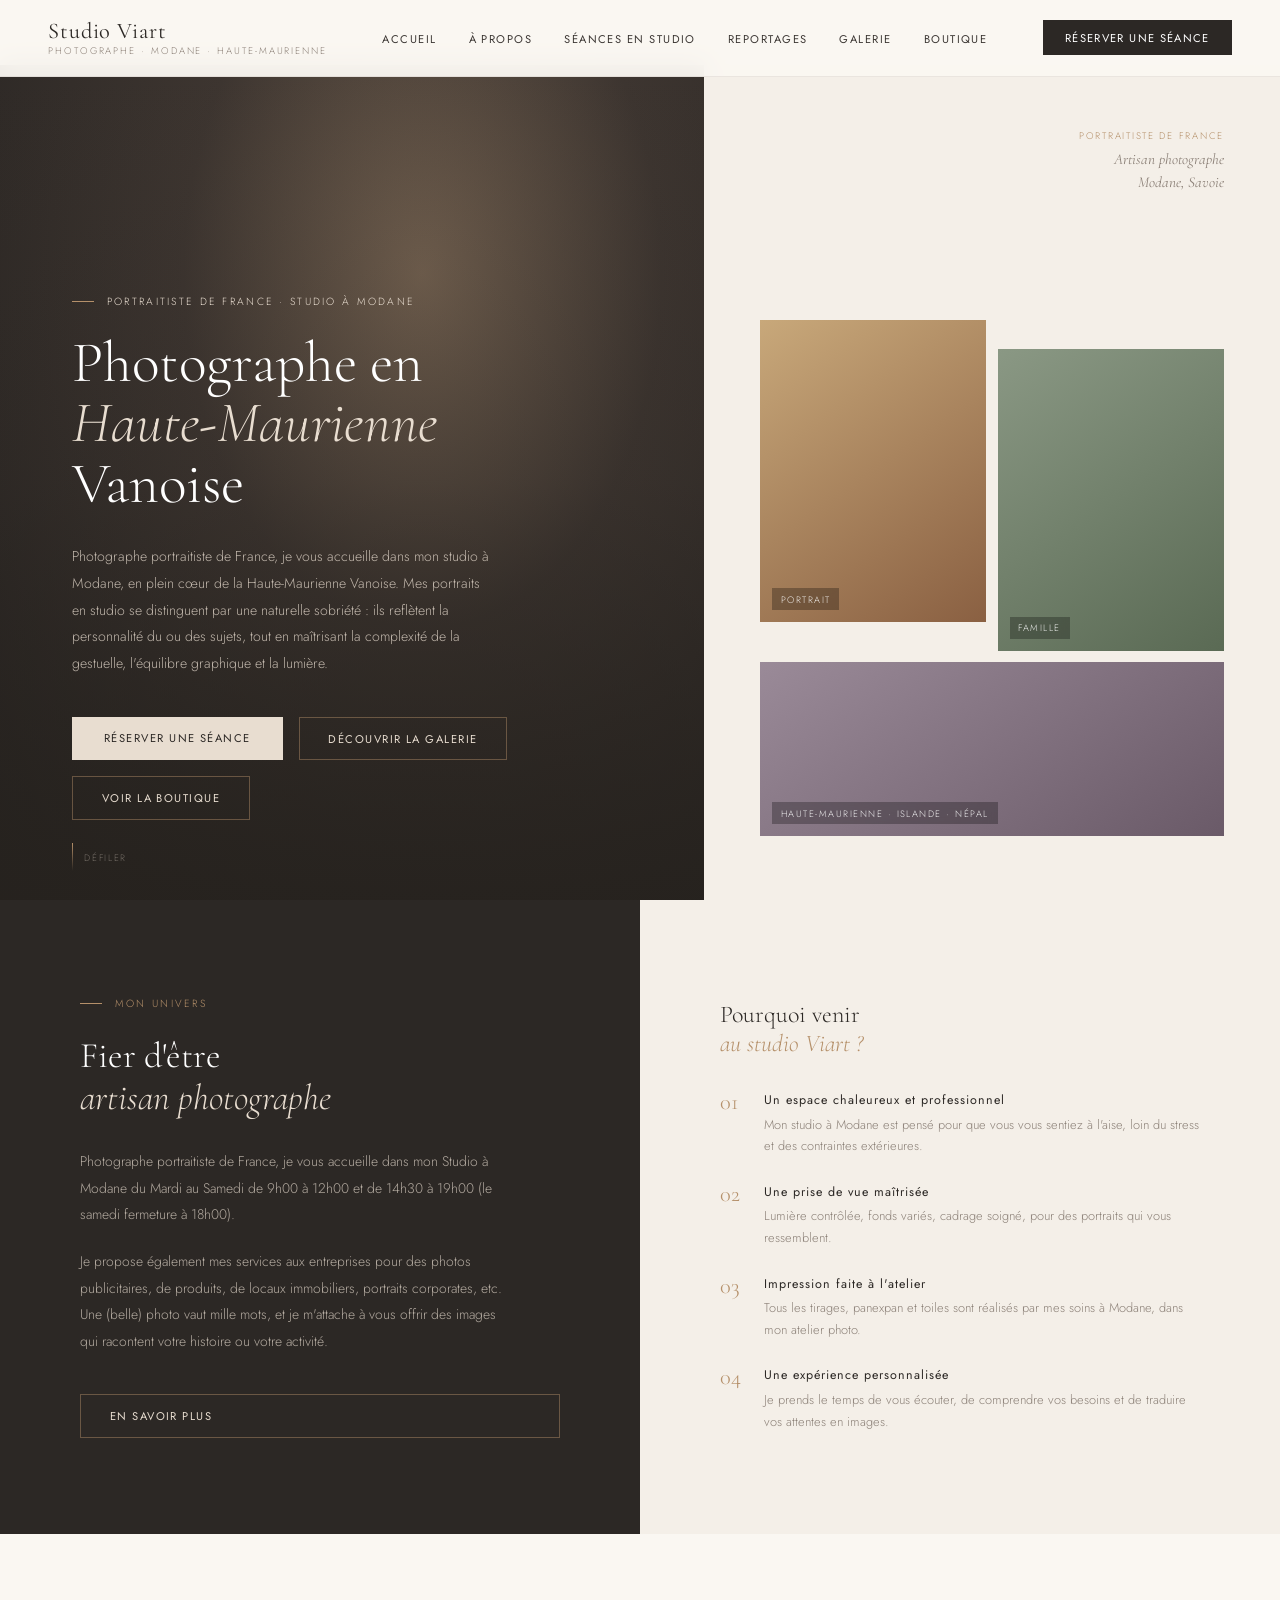
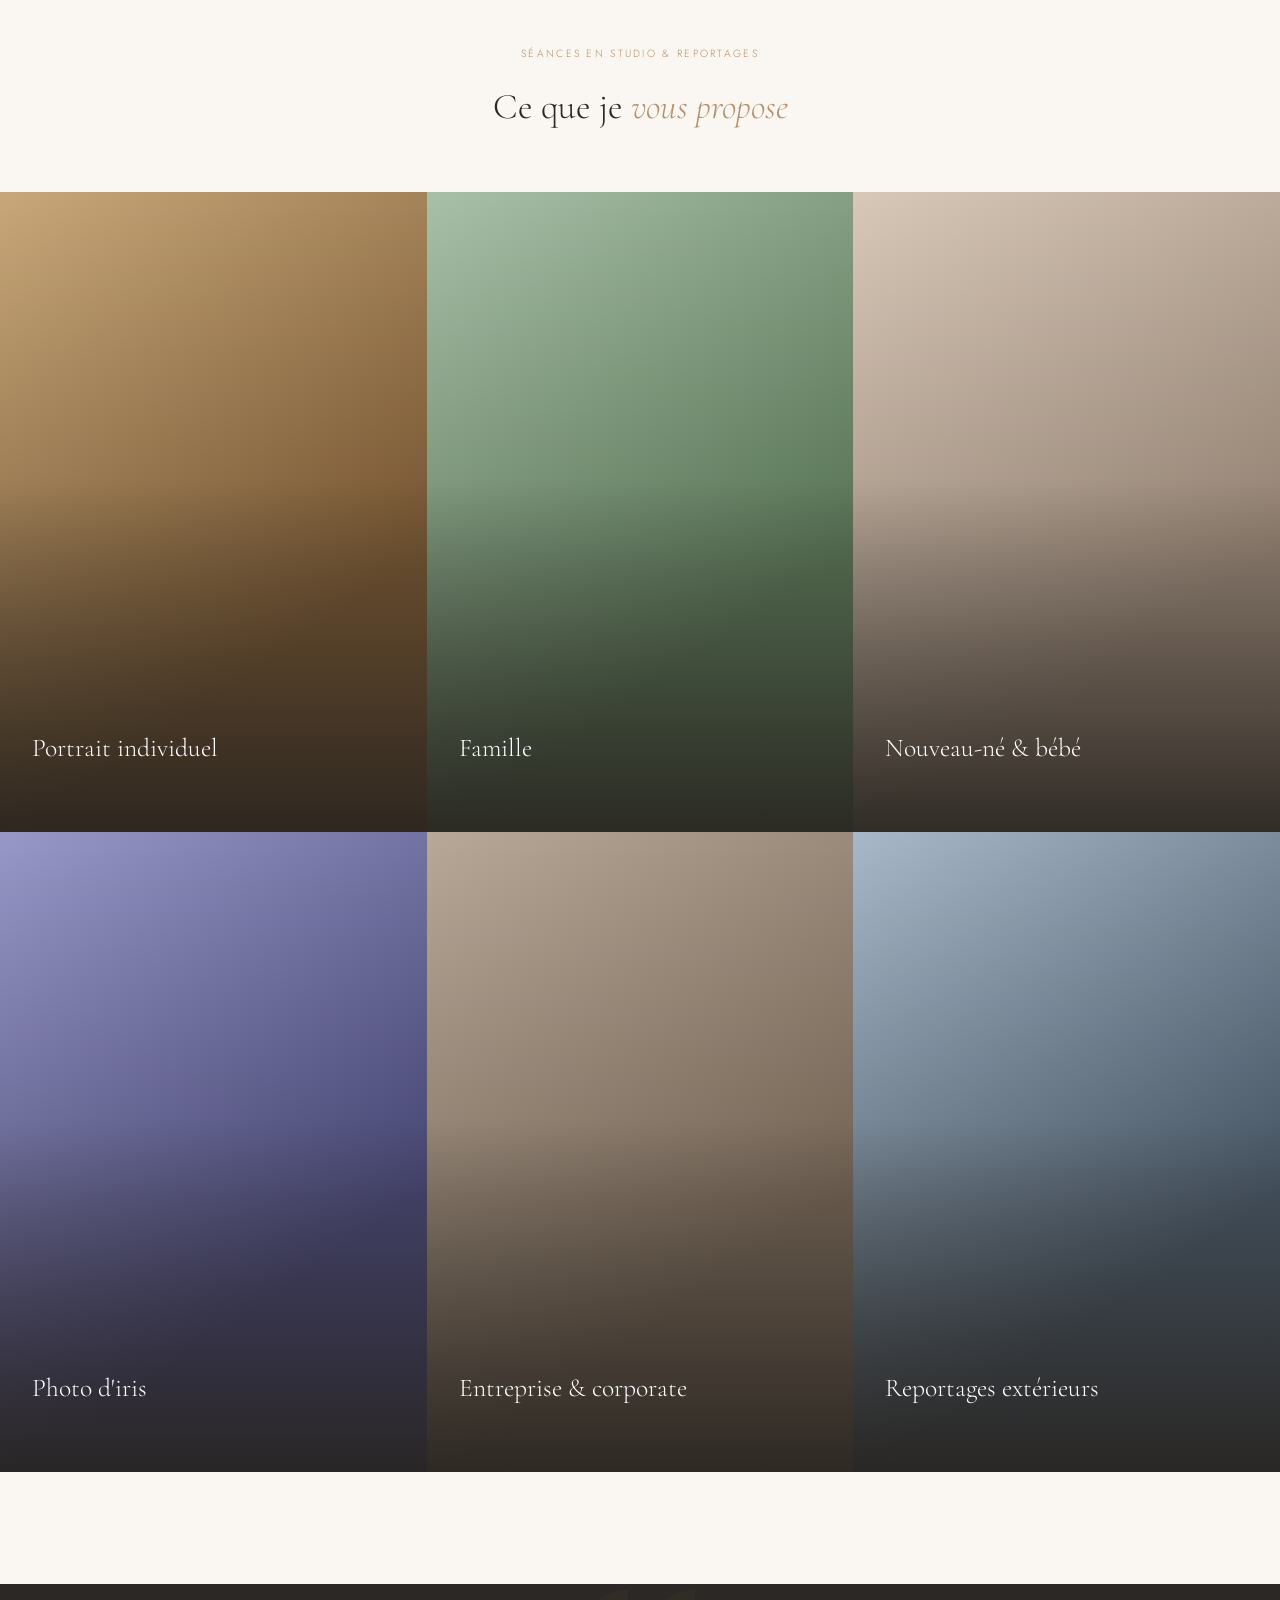
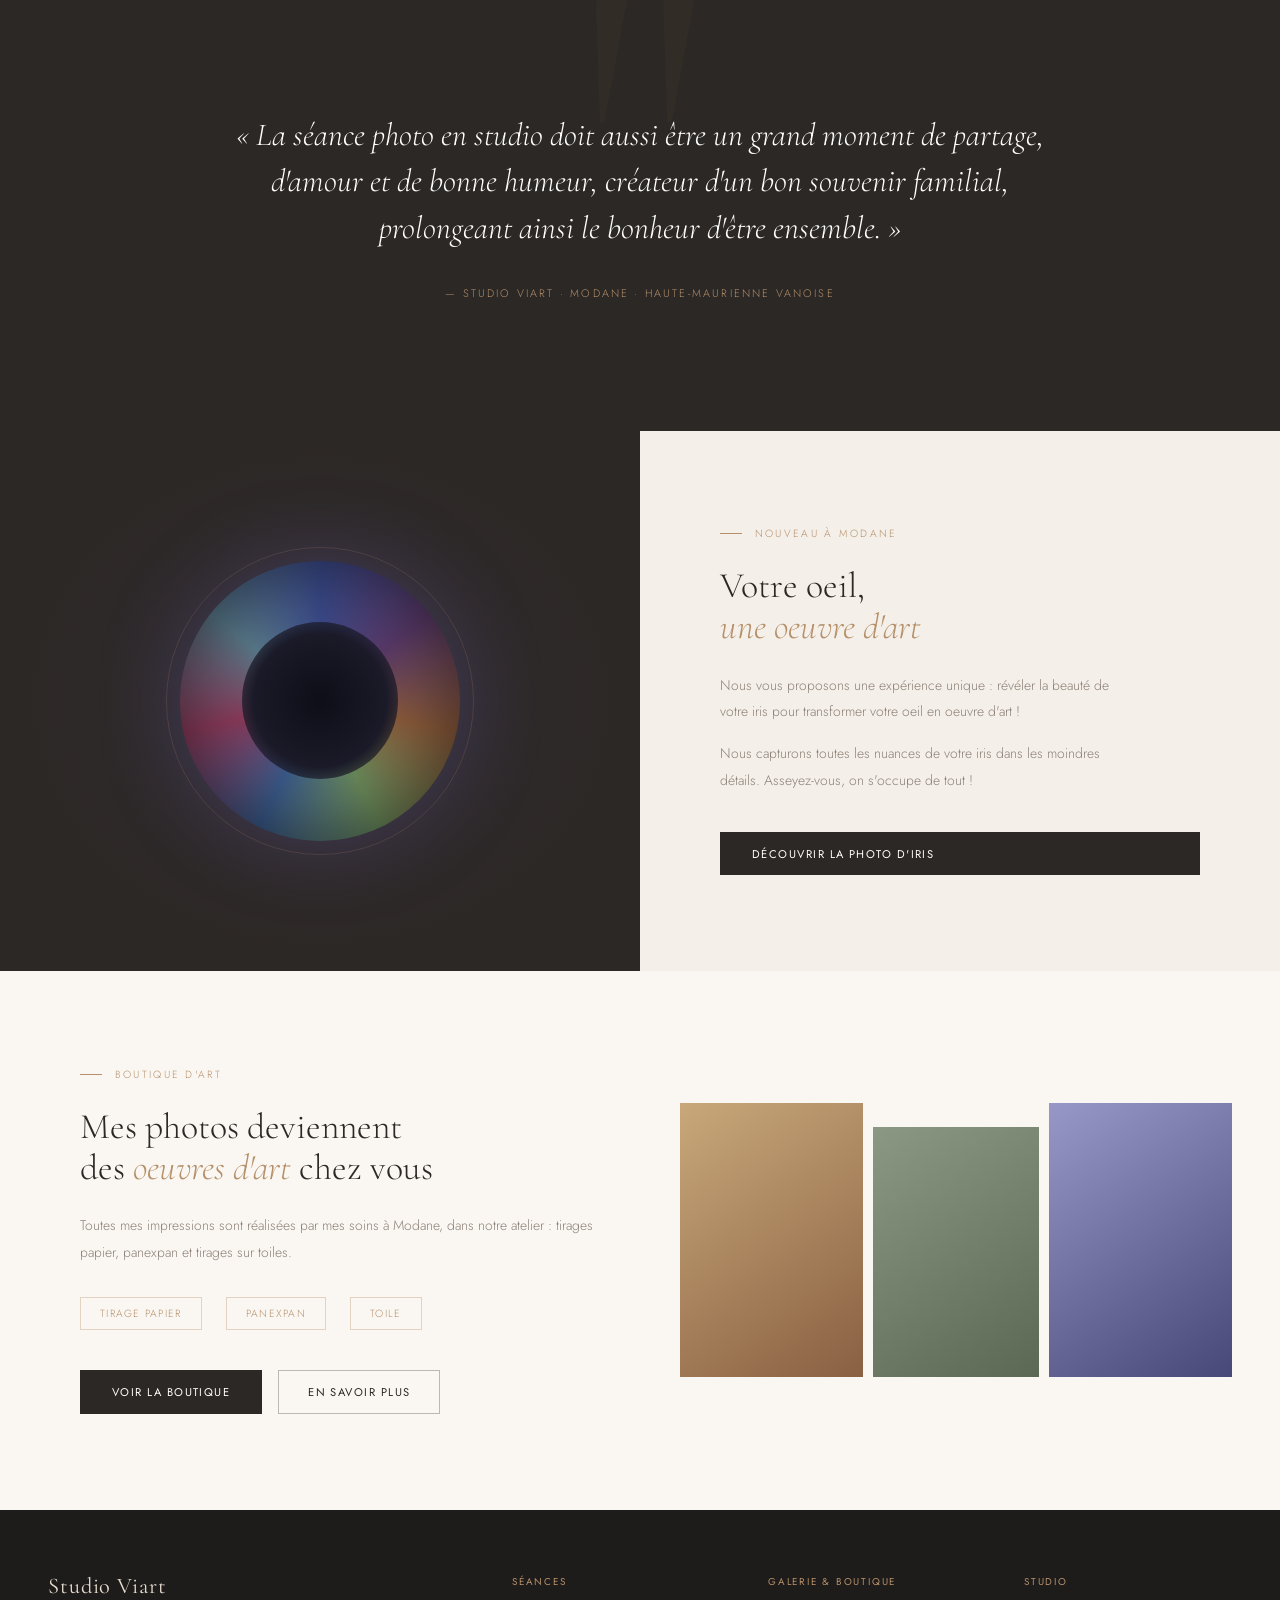
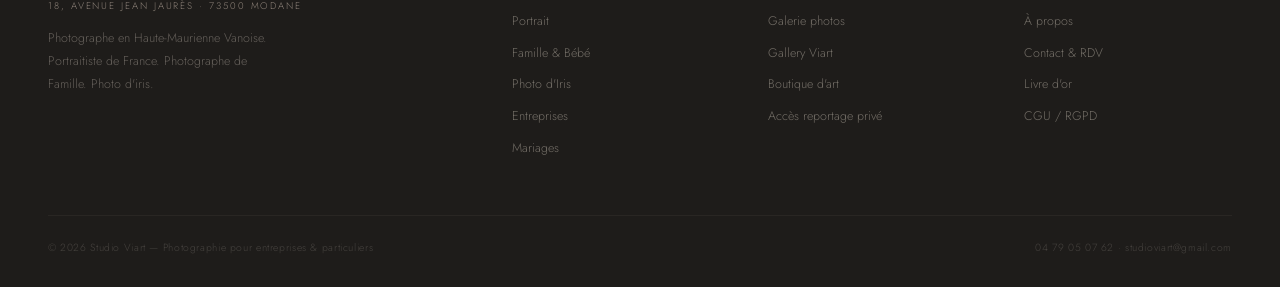
<file: studioviart-mockup (3).html>
<!DOCTYPE html>
<html lang="fr">
<head>
<meta charset="UTF-8">
<meta name="viewport" content="width=device-width, initial-scale=1.0">
<title>Studio Viart — Photographe Portraitiste · Modane</title>
<link rel="preconnect" href="https://fonts.googleapis.com">
<link href="https://fonts.googleapis.com/css2?family=Cormorant+Garamond:ital,wght@0,300;0,400;0,500;1,300;1,400&family=Jost:wght@300;400;500&display=swap" rel="stylesheet">
<style>
*, *::before, *::after { box-sizing: border-box; margin: 0; padding: 0; }

:root {
  --sand: #E8DDD0;
  --sand-light: #F4EFE8;
  --charcoal: #2C2825;
  --charcoal-soft: #3D3835;
  --stone: #8C8178;
  --cream: #FAF7F2;
  --accent: #B5906A;
  --accent-dark: #9A7855;
  --white: #FFFFFF;
  --serif: 'Cormorant Garamond', Georgia, serif;
  --sans: 'Jost', sans-serif;
}

html { scroll-behavior: smooth; }
body { font-family: var(--sans); background: var(--cream); color: var(--charcoal); overflow-x: hidden; }

/* ─── NAV ─── */
nav {
  position: fixed; top: 0; left: 0; right: 0; z-index: 200;
  display: flex; align-items: center; justify-content: space-between;
  padding: 1.2rem 3rem;
  background: rgba(250,247,242,0.95);
  backdrop-filter: blur(12px);
  border-bottom: 1px solid rgba(140,129,120,0.15);
  transition: box-shadow .3s;
}
.nav-logo {
  font-family: var(--serif); font-size: 1.4rem; font-weight: 400;
  letter-spacing: 0.04em; color: var(--charcoal); text-decoration: none; line-height: 1.1;
}
.nav-logo span {
  display: block; font-size: 0.6rem; font-family: var(--sans); font-weight: 300;
  letter-spacing: 0.2em; text-transform: uppercase; color: var(--stone); margin-top: 2px;
}
.nav-links { display: flex; gap: 2rem; list-style: none; }
.nav-links a {
  font-size: 0.7rem; font-weight: 400; letter-spacing: 0.13em; text-transform: uppercase;
  color: var(--charcoal-soft); text-decoration: none; position: relative; padding-bottom: 2px; transition: color .25s;
}
.nav-links a::after { content: ''; position: absolute; bottom: 0; left: 0; width: 0; height: 1px; background: var(--accent); transition: width .3s; }
.nav-links a:hover { color: var(--accent); }
.nav-links a:hover::after { width: 100%; }
.nav-links a.active { color: var(--accent); }
.nav-links a.active::after { width: 100%; }
.nav-cta {
  font-size: 0.7rem; font-weight: 400; letter-spacing: 0.12em; text-transform: uppercase;
  color: var(--white); background: var(--charcoal); border: none; padding: 0.6rem 1.4rem;
  text-decoration: none; transition: background .25s; cursor: pointer;
}
.nav-cta:hover { background: var(--accent-dark); }

/* ─── PAGE SYSTEM ─── */
.page { display: none; padding-top: 65px; min-height: 100vh; }
.page.active { display: block; }

/* ─── SHARED ATOMS ─── */
.eyebrow {
  font-size: 0.65rem; font-weight: 300; letter-spacing: 0.22em; text-transform: uppercase;
  color: var(--accent); display: flex; align-items: center; gap: 0.8rem; margin-bottom: 1.5rem;
}
.eyebrow::before { content: ''; display: inline-block; width: 22px; height: 1px; background: var(--accent); }
.eyebrow.center { justify-content: center; }
.eyebrow.center::before { display: none; }

.btn-sand {
  display: inline-block; font-size: 0.7rem; font-weight: 400; letter-spacing: 0.13em; text-transform: uppercase;
  color: var(--charcoal); background: var(--sand); text-decoration: none; padding: 0.85rem 2rem; transition: background .3s; cursor: pointer; border: none;
}
.btn-sand:hover { background: #d4c8b8; }
.btn-dark {
  display: inline-block; font-size: 0.7rem; font-weight: 400; letter-spacing: 0.13em; text-transform: uppercase;
  color: var(--white); background: var(--charcoal); text-decoration: none; padding: 0.85rem 2rem; transition: background .3s; cursor: pointer; border: none;
}
.btn-dark:hover { background: var(--accent-dark); }
.btn-outline {
  display: inline-block; font-size: 0.7rem; font-weight: 400; letter-spacing: 0.13em; text-transform: uppercase;
  color: var(--charcoal); border: 1px solid rgba(44,40,37,0.3); text-decoration: none; padding: 0.8rem 1.8rem; transition: all .3s; cursor: pointer; background: none;
}
.btn-outline:hover { background: var(--charcoal); color: var(--white); border-color: var(--charcoal); }
.btn-outline.light { color: var(--sand); border-color: rgba(181,144,106,0.45); }
.btn-outline.light:hover { background: var(--accent); color: var(--white); border-color: var(--accent); }

/* ─── ANIMATIONS ─── */
@keyframes fadeInUp { from { opacity: 0; transform: translateY(20px); } to { opacity: 1; transform: translateY(0); } }
@keyframes scrollPulse { 0%, 100% { opacity: 0.4; } 50% { opacity: 1; } }

/* ════════════════════════════════
   PAGE ACCUEIL
════════════════════════════════ */

/* Hero */
.hero {
  display: grid; grid-template-columns: 55% 45%;
  min-height: calc(100vh - 65px);
}
.hero-left {
  position: relative; overflow: hidden;
  background: var(--charcoal);
  display: flex; flex-direction: column; justify-content: flex-end; padding: 5rem 4.5rem;
}
.hero-bg {
  position: absolute; inset: 0;
  background: radial-gradient(ellipse at 60% 25%, #72604F 0%, #3D3530 40%, #252220 100%);
}
.hero-bg::after {
  content: ''; position: absolute; inset: 0;
  background: linear-gradient(to top, rgba(38,34,30,0.92) 0%, rgba(38,34,30,0.2) 50%, transparent 100%);
}
.hero-text { position: relative; z-index: 2; animation: fadeInUp .9s ease both; }
.hero-text .eyebrow { color: var(--sand); }
.hero-text .eyebrow::before { background: var(--accent); }
.hero-h1 {
  font-family: var(--serif); font-size: clamp(3rem, 4.5vw, 5.2rem);
  font-weight: 300; line-height: 1.05; color: var(--white); margin-bottom: 1.8rem;
  animation: fadeInUp .9s .12s ease both;
}
.hero-h1 em { font-style: italic; color: var(--sand); }
.hero-intro {
  font-size: 0.88rem; font-weight: 300; line-height: 1.9;
  color: rgba(232,221,208,0.78); max-width: 420px; margin-bottom: 2.5rem;
  animation: fadeInUp .9s .24s ease both;
}
.hero-ctas { display: flex; gap: 1rem; flex-wrap: wrap; animation: fadeInUp .9s .36s ease both; }

.hero-right {
  background: var(--sand-light);
  display: flex; flex-direction: column; padding: 4rem 3.5rem;
}
.hero-badge { align-self: flex-end; text-align: right; }
.hero-badge strong {
  display: block; font-family: var(--sans); font-size: 0.6rem; font-weight: 300;
  letter-spacing: 0.18em; text-transform: uppercase; color: var(--accent); margin-bottom: 4px;
}
.hero-badge span { font-family: var(--serif); font-style: italic; font-size: 0.95rem; color: var(--stone); }

.hero-grid { display: grid; grid-template-columns: 1fr 1fr; gap: 0.7rem; margin-top: auto; padding-top: 2.5rem; }
.hero-card {
  aspect-ratio: 3/4; position: relative; overflow: hidden;
  display: flex; align-items: flex-end; padding: 0.75rem;
}
.hero-card:nth-child(3) { grid-column: span 2; aspect-ratio: 16/6; }
.hero-card:nth-child(2) { margin-top: 1.8rem; }
.hc1 { background: linear-gradient(145deg, #C8A87A 0%, #8A6042 100%); }
.hc2 { background: linear-gradient(145deg, #8A9884 0%, #5A6A54 100%); }
.hc3 { background: linear-gradient(145deg, #9A8A98 0%, #6A5A68 100%); }
.hero-card-label {
  font-size: 0.58rem; font-weight: 300; letter-spacing: 0.16em; text-transform: uppercase;
  color: rgba(255,255,255,0.88); background: rgba(0,0,0,0.28); padding: 0.28rem 0.55rem; backdrop-filter: blur(4px);
}

.scroll-hint {
  position: absolute; bottom: 1.8rem; left: 4.5rem; z-index: 10;
  display: flex; align-items: center; gap: 0.7rem;
  font-size: 0.58rem; font-weight: 300; letter-spacing: 0.18em; text-transform: uppercase; color: rgba(232,221,208,0.4);
}
.scroll-line { width: 1px; height: 28px; background: linear-gradient(to bottom, var(--accent), transparent); animation: scrollPulse 2s ease-in-out infinite; }

/* Section À propos – accueil */
.home-about {
  display: grid; grid-template-columns: 1fr 1fr;
}
.home-about-left {
  background: var(--charcoal); padding: 6rem 5rem;
  display: flex; flex-direction: column; justify-content: center;
}
.home-about-left h2 {
  font-family: var(--serif); font-size: clamp(2rem, 2.8vw, 3.2rem);
  font-weight: 300; color: var(--white); line-height: 1.18; margin-bottom: 1.8rem;
}
.home-about-left h2 em { font-style: italic; color: var(--sand); }
.home-about-left p {
  font-size: 0.87rem; font-weight: 300; line-height: 1.9;
  color: rgba(232,221,208,0.72); margin-bottom: 1.3rem; max-width: 430px;
}
.home-about-left p:last-of-type { margin-bottom: 2.5rem; }

.home-about-right {
  background: var(--sand-light); padding: 6rem 5rem;
  display: flex; flex-direction: column; justify-content: center;
}
.home-about-right h3 {
  font-family: var(--serif); font-size: 1.5rem; font-weight: 300;
  color: var(--charcoal); margin-bottom: 2rem; line-height: 1.2;
}
.home-about-right h3 em { font-style: italic; color: var(--accent); }
.why-list { list-style: none; display: flex; flex-direction: column; gap: 1.6rem; }
.why-item { display: grid; grid-template-columns: 28px 1fr; gap: 1rem; align-items: start; }
.why-num {
  font-family: var(--serif); font-size: 1.4rem; font-weight: 300;
  color: var(--accent); line-height: 1;
}
.why-item-text h4 {
  font-size: 0.78rem; font-weight: 400; letter-spacing: 0.08em;
  color: var(--charcoal); margin-bottom: 0.3rem;
}
.why-item-text p {
  font-size: 0.8rem; font-weight: 300; line-height: 1.7; color: var(--stone);
}

/* Sections présentations séances (accueil) */
.home-seances { padding: 7rem 0; background: var(--cream); }
.home-seances-header { text-align: center; padding: 0 3rem; margin-bottom: 4rem; }
.home-seances-header h2 {
  font-family: var(--serif); font-size: clamp(2rem, 2.8vw, 3rem);
  font-weight: 300; color: var(--charcoal); margin-top: 0.8rem;
}
.home-seances-header h2 em { font-style: italic; color: var(--accent); }

.seances-grid { display: grid; grid-template-columns: repeat(3, 1fr); }
.seance-card {
  position: relative; overflow: hidden; aspect-ratio: 2/3;
  display: flex; flex-direction: column; justify-content: flex-end;
  padding: 2rem; text-decoration: none;
}
.seance-card::before {
  content: ''; position: absolute; inset: 0;
  background: linear-gradient(to top, rgba(38,34,30,0.9) 0%, rgba(38,34,30,0.05) 55%, transparent 100%);
  z-index: 1; transition: opacity .4s;
}
.seance-card:hover::before { opacity: 0.97; }
.seance-bg { position: absolute; inset: 0; transition: transform .6s ease; }
.seance-card:hover .seance-bg { transform: scale(1.05); }
.sb-portrait   { background: linear-gradient(145deg, #C8A87A 0%, #7A5832 70%); }
.sb-famille    { background: linear-gradient(145deg, #A8C0A8 0%, #5A7858 70%); }
.sb-bebe       { background: linear-gradient(145deg, #D8C8B8 0%, #9A8878 70%); }
.sb-iris       { background: linear-gradient(145deg, #9898C8 0%, #484878 70%); }
.sb-entreprise { background: linear-gradient(145deg, #B8A898 0%, #786858 70%); }
.sb-ext        { background: linear-gradient(145deg, #A8B8C8 0%, #485868 70%); }

.seance-content { position: relative; z-index: 2; }
.seance-content h3 {
  font-family: var(--serif); font-size: 1.6rem; font-weight: 300;
  color: var(--white); line-height: 1.15; margin-bottom: 0.5rem;
}
.seance-content p {
  font-size: 0.78rem; font-weight: 300; line-height: 1.7;
  color: rgba(232,221,208,0.82); max-height: 0; overflow: hidden;
  transition: max-height .4s, opacity .4s; opacity: 0;
}
.seance-card:hover .seance-content p { max-height: 100px; opacity: 1; }
.seance-arrow {
  display: inline-flex; align-items: center; gap: 0.5rem; margin-top: 0.8rem;
  font-size: 0.63rem; font-weight: 300; letter-spacing: 0.14em; text-transform: uppercase;
  color: var(--sand); opacity: 0; transition: opacity .35s;
}
.seance-card:hover .seance-arrow { opacity: 1; }
.seance-arrow::after { content: '→'; }

/* Manifesto */
.manifesto {
  padding: 8rem 3rem; background: var(--charcoal);
  text-align: center; position: relative; overflow: hidden;
}
.manifesto::before {
  content: '"'; position: absolute; top: -5rem; left: 50%; transform: translateX(-50%);
  font-family: var(--serif); font-size: 30rem; font-weight: 300;
  color: rgba(181,144,106,0.045); line-height: 1; pointer-events: none;
}
.manifesto blockquote {
  font-family: var(--serif); font-size: clamp(1.5rem, 2.5vw, 2.6rem);
  font-weight: 300; font-style: italic; color: var(--white);
  max-width: 840px; margin: 0 auto 1.8rem; line-height: 1.45;
  position: relative; z-index: 1;
}
.manifesto cite {
  font-family: var(--sans); font-size: 0.68rem; font-weight: 300;
  letter-spacing: 0.2em; text-transform: uppercase; color: var(--accent); font-style: normal;
}

/* Iris spotlight */
.iris-spotlight { display: grid; grid-template-columns: 1fr 1fr; }
.iris-visual {
  background: var(--charcoal); display: flex; align-items: center; justify-content: center;
  padding: 5rem; min-height: 60vh; position: relative; overflow: hidden;
}
.iris-visual::before {
  content: ''; position: absolute; inset: 0;
  background: radial-gradient(ellipse at center, rgba(80,70,140,0.15) 0%, transparent 70%);
}
.iris-circle {
  width: 280px; height: 280px; border-radius: 50%;
  background: conic-gradient(from 0deg, #3A4A8A, #5A3A6A, #8A5A3A, #6A8A5A, #3A5A8A, #8A3A5A, #5A7A8A, #3A4A8A);
  box-shadow: 0 0 80px rgba(90,80,140,0.45), inset 0 0 80px rgba(0,0,0,0.55);
  position: relative; flex-shrink: 0;
}
.iris-circle::before {
  content: ''; position: absolute; inset: 22%;
  background: radial-gradient(circle, #0E0E18 0%, #1A1A28 60%, transparent 100%);
  border-radius: 50%;
}
.iris-circle::after { content: ''; position: absolute; inset: -14px; border-radius: 50%; border: 1px solid rgba(181,144,106,0.18); }
.iris-text {
  padding: 5rem; background: var(--sand-light);
  display: flex; flex-direction: column; justify-content: center;
}
.iris-text h2 {
  font-family: var(--serif); font-size: clamp(2rem, 2.8vw, 3.2rem);
  font-weight: 300; color: var(--charcoal); line-height: 1.15; margin-bottom: 1.5rem;
}
.iris-text h2 em { font-style: italic; color: var(--accent); }
.iris-text p { font-size: 0.87rem; font-weight: 300; line-height: 1.9; color: var(--stone); margin-bottom: 1rem; max-width: 400px; }

/* Boutique teaser */
.boutique-teaser {
  padding: 6rem 5rem; background: var(--cream);
  display: grid; grid-template-columns: 1fr 1fr; gap: 5rem; align-items: center;
}
.boutique-teaser h2 {
  font-family: var(--serif); font-size: clamp(2rem, 2.8vw, 3rem);
  font-weight: 300; color: var(--charcoal); line-height: 1.15; margin-bottom: 1.5rem;
}
.boutique-teaser h2 em { font-style: italic; color: var(--accent); }
.boutique-teaser p { font-size: 0.87rem; font-weight: 300; line-height: 1.9; color: var(--stone); margin-bottom: 2rem; }
.boutique-formats { display: flex; gap: 1.5rem; margin-bottom: 2.5rem; }
.format-chip {
  padding: 0.5rem 1.2rem; border: 1px solid rgba(181,144,106,0.35);
  font-size: 0.65rem; font-weight: 300; letter-spacing: 0.12em; text-transform: uppercase; color: var(--accent);
}
.boutique-visual {
  display: grid; grid-template-columns: 1fr 1fr 1fr; gap: 0.6rem;
}
.bv-item { aspect-ratio: 2/3; border-radius: 0; }
.bv1 { background: linear-gradient(145deg, #C8A87A, #8A6042); }
.bv2 { background: linear-gradient(145deg, #8A9884, #5A6854); margin-top: 1.5rem; }
.bv3 { background: linear-gradient(145deg, #9898C8, #484878); }

/* ════════════════════════════════
   PAGE À PROPOS
════════════════════════════════ */
.about-hero {
  background: var(--charcoal); padding: 7rem 5rem;
  display: grid; grid-template-columns: 1fr 1fr; gap: 6rem; align-items: center;
  min-height: 55vh;
}
.about-hero h1 {
  font-family: var(--serif); font-size: clamp(2.5rem, 3.5vw, 4.5rem);
  font-weight: 300; color: var(--white); line-height: 1.1;
}
.about-hero h1 em { font-style: italic; color: var(--sand); }
.about-hero p { font-size: 0.87rem; font-weight: 300; line-height: 1.9; color: rgba(232,221,208,0.72); }
.about-hero p + p { margin-top: 1.2rem; }

.about-why { padding: 7rem 5rem; background: var(--sand-light); }
.about-why h2 {
  font-family: var(--serif); font-size: clamp(1.8rem, 2.5vw, 2.8rem);
  font-weight: 300; color: var(--charcoal); margin-bottom: 3.5rem; line-height: 1.15;
}
.about-why h2 em { font-style: italic; color: var(--accent); }
.why-grid { display: grid; grid-template-columns: repeat(2, 1fr); gap: 3rem; }
.why-card { padding: 2.5rem; background: var(--white); border-top: 2px solid var(--accent); }
.why-card h4 { font-size: 0.85rem; font-weight: 500; letter-spacing: 0.06em; color: var(--charcoal); margin-bottom: 0.8rem; }
.why-card p { font-size: 0.82rem; font-weight: 300; line-height: 1.8; color: var(--stone); }

/* ════════════════════════════════
   PAGE SÉANCES EN STUDIO
════════════════════════════════ */
.seances-hero {
  background: var(--charcoal); padding: 6rem 5rem;
  display: flex; flex-direction: column; justify-content: flex-end; min-height: 40vh;
  position: relative; overflow: hidden;
}
.seances-hero-bg {
  position: absolute; inset: 0;
  background: radial-gradient(ellipse at 70% 40%, #72604F 0%, #2C2825 60%);
}
.seances-hero-bg::after {
  content: ''; position: absolute; inset: 0;
  background: linear-gradient(to top, rgba(38,34,30,0.9) 0%, rgba(38,34,30,0.3) 60%, transparent 100%);
}
.seances-hero h1 {
  font-family: var(--serif); font-size: clamp(2.5rem, 3.5vw, 4rem);
  font-weight: 300; color: var(--white); line-height: 1.1; position: relative; z-index: 2;
}
.seances-hero h1 em { font-style: italic; color: var(--sand); }
.seances-hero p {
  font-size: 0.87rem; font-weight: 300; line-height: 1.9;
  color: rgba(232,221,208,0.72); max-width: 580px; margin-top: 1.2rem;
  position: relative; z-index: 2;
}

.seances-list { background: var(--cream); }
.seance-row {
  display: grid; grid-template-columns: 1fr 1fr;
  border-bottom: 1px solid rgba(140,129,120,0.15);
}
.seance-row:nth-child(even) { direction: rtl; }
.seance-row:nth-child(even) > * { direction: ltr; }
.seance-row-visual { position: relative; overflow: hidden; min-height: 420px; }
.seance-row-bg { position: absolute; inset: 0; transition: transform .7s ease; }
.seance-row:hover .seance-row-bg { transform: scale(1.03); }
.seance-row-text {
  padding: 4.5rem 5rem;
  display: flex; flex-direction: column; justify-content: center;
}
.seance-row-text h2 {
  font-family: var(--serif); font-size: clamp(1.8rem, 2.2vw, 2.6rem);
  font-weight: 300; color: var(--charcoal); line-height: 1.15; margin-bottom: 1.3rem;
}
.seance-row-text h2 em { font-style: italic; color: var(--accent); }
.seance-row-text p { font-size: 0.85rem; font-weight: 300; line-height: 1.9; color: var(--stone); margin-bottom: 1rem; }
.seance-details { margin: 1.5rem 0; }
.seance-detail {
  display: flex; align-items: flex-start; gap: 0.7rem;
  font-size: 0.8rem; font-weight: 300; line-height: 1.6; color: var(--charcoal-soft);
  padding: 0.6rem 0; border-bottom: 1px solid rgba(140,129,120,0.12);
}
.seance-detail:last-child { border-bottom: none; }
.seance-detail::before { content: '—'; color: var(--accent); font-family: var(--serif); flex-shrink: 0; margin-top: 1px; }

/* Expérience studio */
.experience-section { background: var(--charcoal); padding: 7rem 5rem; }
.experience-section h2 {
  font-family: var(--serif); font-size: clamp(1.8rem, 2.5vw, 2.8rem);
  font-weight: 300; color: var(--white); line-height: 1.15; margin-bottom: 3.5rem;
}
.experience-section h2 em { font-style: italic; color: var(--sand); }
.steps { display: grid; grid-template-columns: repeat(5, 1fr); gap: 2rem; }
.step { padding-top: 1.5rem; border-top: 1px solid rgba(181,144,106,0.3); }
.step-num {
  font-family: var(--serif); font-size: 2.5rem; font-weight: 300;
  color: var(--accent); line-height: 1; margin-bottom: 0.8rem;
}
.step p { font-size: 0.78rem; font-weight: 300; line-height: 1.75; color: rgba(232,221,208,0.65); }

/* Photos identité */
.identite-band {
  padding: 5rem; background: var(--sand-light);
  display: grid; grid-template-columns: 1fr 1fr; gap: 5rem; align-items: center;
}
.identite-band h2 {
  font-family: var(--serif); font-size: clamp(1.8rem, 2.2vw, 2.6rem);
  font-weight: 300; color: var(--charcoal); line-height: 1.15; margin-bottom: 1.3rem;
}
.identite-band h2 em { font-style: italic; color: var(--accent); }
.identite-band p { font-size: 0.85rem; font-weight: 300; line-height: 1.9; color: var(--stone); margin-bottom: 1.2rem; }
.id-tags { display: flex; gap: 0.7rem; flex-wrap: wrap; margin-top: 1.5rem; }
.id-tag {
  padding: 0.4rem 1rem; background: var(--charcoal);
  font-size: 0.62rem; font-weight: 300; letter-spacing: 0.12em; text-transform: uppercase; color: var(--sand);
}
.id-visual {
  display: grid; grid-template-columns: 1fr 1fr; gap: 0.5rem;
}
.id-photo { aspect-ratio: 3/4; background: linear-gradient(145deg, #9A8878, #6A5848); }
.id-photo:nth-child(2) { margin-top: 1.5rem; background: linear-gradient(145deg, #88788A, #584860); }

/* ════════════════════════════════
   PAGE REPORTAGES
════════════════════════════════ */
.reportages-hero {
  background: var(--charcoal); padding: 6rem 5rem;
  min-height: 45vh; display: flex; flex-direction: column; justify-content: flex-end;
  position: relative; overflow: hidden;
}
.reportages-hero-bg {
  position: absolute; inset: 0;
  background: radial-gradient(ellipse at 40% 40%, #5A7870 0%, #2C3028 60%);
}
.reportages-hero-bg::after {
  content: ''; position: absolute; inset: 0;
  background: linear-gradient(to top, rgba(38,34,30,0.9) 0%, transparent 70%);
}
.reportages-hero h1 {
  font-family: var(--serif); font-size: clamp(2.5rem, 3.5vw, 4rem);
  font-weight: 300; color: var(--white); line-height: 1.1; position: relative; z-index: 2;
}
.reportages-hero h1 em { font-style: italic; color: var(--sand); }
.reportages-hero p {
  font-size: 0.87rem; font-weight: 300; line-height: 1.9;
  color: rgba(232,221,208,0.72); max-width: 580px; margin-top: 1.2rem;
  position: relative; z-index: 2;
}

.reportage-mariage {
  display: grid; grid-template-columns: 1fr 1fr;
}
.rm-text { padding: 5rem; background: var(--cream); display: flex; flex-direction: column; justify-content: center; }
.rm-text h2 {
  font-family: var(--serif); font-size: clamp(2rem, 2.5vw, 3rem);
  font-weight: 300; color: var(--charcoal); line-height: 1.15; margin-bottom: 1.5rem;
}
.rm-text h2 em { font-style: italic; color: var(--accent); }
.rm-text p { font-size: 0.85rem; font-weight: 300; line-height: 1.9; color: var(--stone); margin-bottom: 1rem; }
.rm-details { margin: 2rem 0; }
.rm-detail {
  display: flex; align-items: flex-start; gap: 0.7rem;
  font-size: 0.8rem; font-weight: 300; line-height: 1.6; color: var(--charcoal-soft);
  padding: 0.7rem 0; border-bottom: 1px solid rgba(140,129,120,0.15);
}
.rm-detail:last-child { border-bottom: none; }
.rm-detail::before { content: '—'; color: var(--accent); font-family: var(--serif); flex-shrink: 0; }
.rm-visual {
  min-height: 500px; position: relative; overflow: hidden;
  background: linear-gradient(145deg, #C8C0B0 0%, #808070 100%);
}

/* ════════════════════════════════
   PAGE GALERIE
════════════════════════════════ */
.galerie-hero {
  background: var(--charcoal); padding: 5rem;
  text-align: center; min-height: 35vh; display: flex; flex-direction: column; align-items: center; justify-content: center;
}
.galerie-hero h1 {
  font-family: var(--serif); font-size: clamp(2.5rem, 4vw, 5rem);
  font-weight: 300; color: var(--white); line-height: 1.1; margin-bottom: 1.2rem;
}
.galerie-hero h1 em { font-style: italic; color: var(--sand); }
.galerie-hero p { font-size: 0.87rem; font-weight: 300; line-height: 1.9; color: rgba(232,221,208,0.65); max-width: 600px; }

.galerie-tabs { background: var(--cream); padding: 0 5rem; border-bottom: 1px solid rgba(140,129,120,0.2); display: flex; gap: 0; }
.gtab {
  font-size: 0.68rem; font-weight: 400; letter-spacing: 0.14em; text-transform: uppercase;
  color: var(--stone); padding: 1.3rem 1.8rem; border-bottom: 2px solid transparent;
  cursor: pointer; transition: all .25s; background: none; border-top: none; border-left: none; border-right: none;
}
.gtab:hover { color: var(--charcoal); }
.gtab.active { color: var(--accent); border-bottom-color: var(--accent); }

.galerie-content { padding: 4rem 5rem; background: var(--cream); }
.galerie-intro { margin-bottom: 3rem; }
.galerie-intro p { font-size: 0.87rem; font-weight: 300; line-height: 1.9; color: var(--stone); max-width: 700px; }
.galerie-masonry { columns: 3; gap: 0.7rem; }
.gm-item {
  break-inside: avoid; margin-bottom: 0.7rem;
  overflow: hidden; position: relative;
}
.gm-item .gm-bg { width: 100%; display: block; transition: transform .5s; }
.gm-item:hover .gm-bg { transform: scale(1.04); }
.gm1 { aspect-ratio: 3/4; background: linear-gradient(145deg, #C8A87A, #8A6042); }
.gm2 { aspect-ratio: 1/1; background: linear-gradient(145deg, #8A9884, #5A6854); }
.gm3 { aspect-ratio: 4/5; background: linear-gradient(145deg, #D8C8B8, #9A8878); }
.gm4 { aspect-ratio: 3/4; background: linear-gradient(145deg, #9898C8, #484878); }
.gm5 { aspect-ratio: 1/1; background: linear-gradient(145deg, #A8B8C8, #485868); }
.gm6 { aspect-ratio: 3/5; background: linear-gradient(145deg, #B8A898, #786858); }
.gm7 { aspect-ratio: 4/3; background: linear-gradient(145deg, #C8B8A8, #887868); }
.gm8 { aspect-ratio: 3/4; background: linear-gradient(145deg, #B8C8A8, #687848); }
.gm9 { aspect-ratio: 1/1; background: linear-gradient(145deg, #A8A8C8, #585888); }

.galerie-boutique-cta {
  padding: 5rem; background: var(--charcoal); text-align: center;
}
.galerie-boutique-cta h2 {
  font-family: var(--serif); font-size: clamp(1.8rem, 2.5vw, 2.8rem);
  font-weight: 300; color: var(--white); line-height: 1.15; margin-bottom: 1rem;
}
.galerie-boutique-cta h2 em { font-style: italic; color: var(--sand); }
.galerie-boutique-cta p { font-size: 0.87rem; font-weight: 300; line-height: 1.9; color: rgba(232,221,208,0.6); max-width: 500px; margin: 0 auto 2.5rem; }

/* ════════════════════════════════
   PAGE BOUTIQUE
════════════════════════════════ */
.boutique-hero {
  background: var(--charcoal); padding: 6rem 5rem;
  display: grid; grid-template-columns: 1fr 1fr; gap: 5rem; align-items: center;
  min-height: 50vh;
}
.boutique-hero h1 {
  font-family: var(--serif); font-size: clamp(2.5rem, 3.5vw, 4.5rem);
  font-weight: 300; color: var(--white); line-height: 1.1;
}
.boutique-hero h1 em { font-style: italic; color: var(--sand); }
.boutique-hero p { font-size: 0.87rem; font-weight: 300; line-height: 1.9; color: rgba(232,221,208,0.72); margin-top: 1.2rem; }
.boutique-hero-ctas { margin-top: 2.5rem; display: flex; gap: 1rem; }
.boutique-hero-visual { display: grid; grid-template-columns: 1fr 1fr; gap: 0.7rem; }
.bh1 { aspect-ratio: 3/4; background: linear-gradient(145deg, #C8A87A, #8A6042); }
.bh2 { aspect-ratio: 3/4; background: linear-gradient(145deg, #9898C8, #484878); margin-top: 2rem; }

.boutique-formats-section { padding: 6rem 5rem; background: var(--sand-light); }
.boutique-formats-section h2 {
  font-family: var(--serif); font-size: clamp(1.8rem, 2.5vw, 2.8rem);
  font-weight: 300; color: var(--charcoal); line-height: 1.15; margin-bottom: 3rem;
}
.boutique-formats-section h2 em { font-style: italic; color: var(--accent); }
.formats-grid { display: grid; grid-template-columns: repeat(3, 1fr); gap: 2rem; }
.format-card { background: var(--white); padding: 3rem 2.5rem; border-top: 2px solid var(--accent); }
.format-card h3 { font-family: var(--serif); font-size: 1.5rem; font-weight: 300; color: var(--charcoal); margin-bottom: 0.8rem; }
.format-card p { font-size: 0.82rem; font-weight: 300; line-height: 1.8; color: var(--stone); }

.boutique-livraison { padding: 5rem; background: var(--charcoal); display: grid; grid-template-columns: 1fr 1fr; gap: 5rem; align-items: center; }
.boutique-livraison h2 { font-family: var(--serif); font-size: clamp(1.8rem, 2.2vw, 2.5rem); font-weight: 300; color: var(--white); line-height: 1.15; margin-bottom: 1.3rem; }
.boutique-livraison h2 em { font-style: italic; color: var(--sand); }
.boutique-livraison p { font-size: 0.85rem; font-weight: 300; line-height: 1.9; color: rgba(232,221,208,0.65); margin-bottom: 1rem; }

/* ════════════════════════════════
   PAGE CONTACT
════════════════════════════════ */
.contact-layout { display: grid; grid-template-columns: 1fr 1fr; min-height: calc(100vh - 65px); }
.contact-info {
  background: var(--charcoal); padding: 6rem 5rem;
  display: flex; flex-direction: column; justify-content: center;
}
.contact-info h1 { font-family: var(--serif); font-size: clamp(2.5rem, 3.5vw, 4rem); font-weight: 300; color: var(--white); line-height: 1.1; margin-bottom: 1.5rem; }
.contact-info h1 em { font-style: italic; color: var(--sand); }
.contact-info p { font-size: 0.87rem; font-weight: 300; line-height: 1.9; color: rgba(232,221,208,0.72); margin-bottom: 2rem; }
.contact-details { margin-bottom: 3rem; }
.contact-detail {
  display: flex; align-items: flex-start; gap: 1rem;
  padding: 1.2rem 0; border-bottom: 1px solid rgba(140,129,120,0.15);
}
.contact-detail:first-child { border-top: 1px solid rgba(140,129,120,0.15); }
.contact-detail-icon { width: 18px; height: 18px; color: var(--accent); flex-shrink: 0; margin-top: 1px; }
.contact-detail-text { font-size: 0.83rem; font-weight: 300; line-height: 1.8; color: rgba(232,221,208,0.72); }
.contact-detail-text strong { display: block; font-size: 0.65rem; font-weight: 400; letter-spacing: 0.14em; text-transform: uppercase; color: var(--accent); margin-bottom: 4px; }
.contact-detail-text a { color: rgba(232,221,208,0.72); text-decoration: none; }
.contact-detail-text a:hover { color: var(--sand); }

.contact-form-area { background: var(--sand-light); padding: 6rem 5rem; display: flex; flex-direction: column; justify-content: center; }
.contact-form-area h2 { font-family: var(--serif); font-size: 1.8rem; font-weight: 300; color: var(--charcoal); margin-bottom: 0.6rem; }
.contact-form-area h2 em { font-style: italic; color: var(--accent); }
.contact-form-area .form-intro { font-size: 0.82rem; font-weight: 300; line-height: 1.8; color: var(--stone); margin-bottom: 2rem; }

.form-group { margin-bottom: 1.5rem; }
.form-group label {
  display: block; font-size: 0.63rem; font-weight: 400; letter-spacing: 0.14em;
  text-transform: uppercase; color: var(--stone); margin-bottom: 0.5rem;
}
.form-group input, .form-group select, .form-group textarea {
  width: 100%; background: var(--white); border: 1px solid rgba(140,129,120,0.25);
  padding: 0.85rem 1rem; font-family: var(--sans); font-size: 0.85rem; font-weight: 300;
  color: var(--charcoal); outline: none; transition: border-color .25s; appearance: none;
}
.form-group input:focus, .form-group select:focus, .form-group textarea:focus {
  border-color: var(--accent);
}
.form-group textarea { resize: vertical; min-height: 110px; }
.form-row { display: grid; grid-template-columns: 1fr 1fr; gap: 1rem; }

.map-placeholder {
  width: 100%; height: 200px; background: var(--charcoal-soft);
  display: flex; align-items: center; justify-content: center;
  margin-top: 2rem; position: relative; overflow: hidden;
}
.map-placeholder::before {
  content: ''; position: absolute; inset: 0;
  background: radial-gradient(ellipse at center, rgba(181,144,106,0.12) 0%, transparent 70%);
}
.map-pin { text-align: center; position: relative; z-index: 1; }
.map-pin p { font-size: 0.75rem; font-weight: 300; color: rgba(232,221,208,0.5); margin-top: 0.5rem; letter-spacing: 0.08em; }

/* ════════════════════════════════
   FOOTER (toutes pages)
════════════════════════════════ */
footer {
  background: #1E1C1A;
  display: grid; grid-template-columns: 2fr 1fr 1fr 1fr;
  gap: 3rem; padding: 4rem 3rem 2rem;
}
.footer-brand .nav-logo { color: var(--sand); }
.footer-brand p { font-size: 0.78rem; font-weight: 300; line-height: 1.85; color: rgba(232,221,208,0.35); margin-top: 1rem; max-width: 240px; }
.footer-col h4 {
  font-size: 0.62rem; font-weight: 400; letter-spacing: 0.18em; text-transform: uppercase;
  color: var(--accent); margin-bottom: 1.2rem;
}
.footer-col ul { list-style: none; }
.footer-col ul li { margin-bottom: 0.55rem; }
.footer-col ul a { font-size: 0.78rem; font-weight: 300; color: rgba(232,221,208,0.42); text-decoration: none; transition: color .25s; }
.footer-col ul a:hover { color: var(--sand); }
.footer-bottom {
  grid-column: 1 / -1; padding-top: 1.5rem;
  border-top: 1px solid rgba(140,129,120,0.1);
  display: flex; justify-content: space-between; align-items: center;
}
.footer-bottom p { font-size: 0.65rem; font-weight: 300; color: rgba(232,221,208,0.2); letter-spacing: 0.06em; }

/* ─── RESPONSIVE ─── */
@media (max-width: 960px) {
  .hero, .home-about, .iris-spotlight, .boutique-teaser,
  .reportage-mariage, .boutique-hero, .boutique-livraison,
  .contact-layout, .about-hero, .identite-band { grid-template-columns: 1fr; }
  .seances-grid { grid-template-columns: 1fr 1fr; }
  .steps { grid-template-columns: repeat(2, 1fr); }
  .galerie-masonry { columns: 2; }
  footer { grid-template-columns: 1fr 1fr; }
  nav { padding: 1rem 1.5rem; }
  .nav-links { display: none; }
  .hero-left { min-height: 65vh; }
  .why-grid { grid-template-columns: 1fr; }
  .formats-grid { grid-template-columns: 1fr; }
}
</style>
</head>
<body>

<!-- ═══ NAV ═══ -->
<nav id="main-nav">
  <a href="#" class="nav-logo" onclick="showPage('accueil', this); return false;">
    Studio Viart
    <span>Photographe · Modane · Haute-Maurienne</span>
  </a>
  <ul class="nav-links">
    <li><a href="#" onclick="showPage('accueil',this);return false;">Accueil</a></li>
    <li><a href="#" onclick="showPage('apropos',this);return false;">À propos</a></li>
    <li><a href="#" onclick="showPage('seances',this);return false;">Séances en studio</a></li>
    <li><a href="#" onclick="showPage('reportages',this);return false;">Reportages</a></li>
    <li><a href="#" onclick="showPage('galerie',this);return false;">Galerie</a></li>
    <li><a href="#" onclick="showPage('boutique',this);return false;">Boutique</a></li>
  </ul>
  <a href="#" class="nav-cta" onclick="showPage('contact',this);return false;">Réserver une séance</a>
</nav>

<!-- ══════════════════════════════════
     PAGE : ACCUEIL
══════════════════════════════════ -->
<div class="page active" id="page-accueil">

  <!-- Hero -->
  <section class="hero" style="position:relative;">
    <div class="hero-left">
      <div class="hero-bg"></div>
      <div class="hero-text">
        <p class="eyebrow">Portraitiste de France · Studio à Modane</p>
        <h1 class="hero-h1">Photographe en<br><em>Haute-Maurienne</em><br>Vanoise</h1>
        <p class="hero-intro">
          Photographe portraitiste de France, je vous accueille dans mon studio à Modane, en plein cœur de la Haute-Maurienne Vanoise. Mes portraits en studio se distinguent par une naturelle sobriété : ils reflètent la personnalité du ou des sujets, tout en maîtrisant la complexité de la gestuelle, l'équilibre graphique et la lumière.
        </p>
        <div class="hero-ctas">
          <a href="#" class="btn-sand" onclick="showPage('seances');return false;">Réserver une séance</a>
          <a href="#" class="btn-outline light" onclick="showPage('galerie');return false;">Découvrir la galerie</a>
          <a href="https://gallery-viart.fr" target="_blank" class="btn-outline light">Voir la boutique</a>
        </div>
      </div>
      <div class="scroll-hint"><div class="scroll-line"></div>Défiler</div>
    </div>
    <div class="hero-right">
      <div class="hero-badge">
        <strong>Portraitiste de France</strong>
        <span>Artisan photographe<br>Modane, Savoie</span>
      </div>
      <div class="hero-grid">
        <div class="hero-card hc1"><span class="hero-card-label">Portrait</span></div>
        <div class="hero-card hc2"><span class="hero-card-label">Famille</span></div>
        <div class="hero-card hc3"><span class="hero-card-label">Haute-Maurienne · Islande · Népal</span></div>
      </div>
    </div>
  </section>

  <!-- À propos – accueil -->
  <section class="home-about">
    <div class="home-about-left">
      <span class="eyebrow">Mon univers</span>
      <h2>Fier d'être<br><em>artisan photographe</em></h2>
      <p>
        Photographe portraitiste de France, je vous accueille dans mon Studio à Modane du Mardi au Samedi de 9h00 à 12h00 et de 14h30 à 19h00 (le samedi fermeture à 18h00).
      </p>
      <p>
        Je propose également mes services aux entreprises pour des photos publicitaires, de produits, de locaux immobiliers, portraits corporates, etc. Une (belle) photo vaut mille mots, et je m'attache à vous offrir des images qui racontent votre histoire ou votre activité.
      </p>
      <a href="#" class="btn-outline light" onclick="showPage('apropos');return false;">En savoir plus</a>
    </div>
    <div class="home-about-right">
      <h3>Pourquoi venir<br><em>au studio Viart ?</em></h3>
      <ul class="why-list">
        <li class="why-item">
          <span class="why-num">01</span>
          <div class="why-item-text">
            <h4>Un espace chaleureux et professionnel</h4>
            <p>Mon studio à Modane est pensé pour que vous vous sentiez à l'aise, loin du stress et des contraintes extérieures.</p>
          </div>
        </li>
        <li class="why-item">
          <span class="why-num">02</span>
          <div class="why-item-text">
            <h4>Une prise de vue maîtrisée</h4>
            <p>Lumière contrôlée, fonds variés, cadrage soigné, pour des portraits qui vous ressemblent.</p>
          </div>
        </li>
        <li class="why-item">
          <span class="why-num">03</span>
          <div class="why-item-text">
            <h4>Impression faite à l'atelier</h4>
            <p>Tous les tirages, panexpan et toiles sont réalisés par mes soins à Modane, dans mon atelier photo.</p>
          </div>
        </li>
        <li class="why-item">
          <span class="why-num">04</span>
          <div class="why-item-text">
            <h4>Une expérience personnalisée</h4>
            <p>Je prends le temps de vous écouter, de comprendre vos besoins et de traduire vos attentes en images.</p>
          </div>
        </li>
      </ul>
    </div>
  </section>

  <!-- Séances en aperçu -->
  <section class="home-seances">
    <div class="home-seances-header">
      <span class="eyebrow center">Séances en studio &amp; reportages</span>
      <h2>Ce que je <em>vous propose</em></h2>
    </div>
    <div class="seances-grid">
      <a href="#" class="seance-card" onclick="showPage('seances');return false;">
        <div class="seance-bg sb-portrait"></div>
        <div class="seance-content">
          <h3>Portrait individuel</h3>
          <p>Lumière douce, sobriété graphique, pour un portrait qui dure dans le temps.</p>
          <span class="seance-arrow">Découvrir</span>
        </div>
      </a>
      <a href="#" class="seance-card" onclick="showPage('seances');return false;">
        <div class="seance-bg sb-famille"></div>
        <div class="seance-content">
          <h3>Famille</h3>
          <p>Grands-parents, enfants, bébés — un souvenir solide et chaleureux pour toute la famille.</p>
          <span class="seance-arrow">Découvrir</span>
        </div>
      </a>
      <a href="#" class="seance-card" onclick="showPage('seances');return false;">
        <div class="seance-bg sb-bebe"></div>
        <div class="seance-content">
          <h3>Nouveau-né &amp; bébé</h3>
          <p>Séance dans un environnement calme et sécurisé, pour des images douces et intimes.</p>
          <span class="seance-arrow">Découvrir</span>
        </div>
      </a>
      <a href="#" class="seance-card" onclick="showPage('seances');return false;">
        <div class="seance-bg sb-iris"></div>
        <div class="seance-content">
          <h3>Photo d'iris</h3>
          <p>Votre oeil une oeuvre d'art. L'iris de votre oeil, à la frontière de la science et de la beauté.</p>
          <span class="seance-arrow">Découvrir</span>
        </div>
      </a>
      <a href="#" class="seance-card" onclick="showPage('seances');return false;">
        <div class="seance-bg sb-entreprise"></div>
        <div class="seance-content">
          <h3>Entreprise &amp; corporate</h3>
          <p>Portraits professionnels, photos de produits, d'ateliers, de locaux et d'événements.</p>
          <span class="seance-arrow">Découvrir</span>
        </div>
      </a>
      <a href="#" class="seance-card" onclick="showPage('reportages');return false;">
        <div class="seance-bg sb-ext"></div>
        <div class="seance-content">
          <h3>Reportages extérieurs</h3>
          <p>Mariages, événements, associations — couverture complète de vos grands moments en Maurienne.</p>
          <span class="seance-arrow">Découvrir</span>
        </div>
      </a>
    </div>
  </section>

  <!-- Manifesto -->
  <section class="manifesto">
    <blockquote>« La séance photo en studio doit aussi être un grand moment de partage, d'amour et de bonne humeur, créateur d'un bon souvenir familial, prolongeant ainsi le bonheur d'être ensemble. »</blockquote>
    <cite>— Studio Viart · Modane · Haute-Maurienne Vanoise</cite>
  </section>

  <!-- Iris spotlight -->
  <section class="iris-spotlight">
    <div class="iris-visual">
      <div class="iris-circle"></div>
    </div>
    <div class="iris-text">
      <span class="eyebrow">Nouveau à Modane</span>
      <h2>Votre oeil,<br><em>une oeuvre d'art</em></h2>
      <p>Nous vous proposons une expérience unique : révéler la beauté de votre iris pour transformer votre oeil en oeuvre d'art !</p>
      <p>Nous capturons toutes les nuances de votre iris dans les moindres détails. Asseyez-vous, on s'occupe de tout !</p>
      <br>
      <a href="#" class="btn-dark" onclick="showPage('seances');return false;">Découvrir la photo d'iris</a>
    </div>
  </section>

  <!-- Boutique teaser -->
  <section class="boutique-teaser">
    <div>
      <span class="eyebrow">Boutique d'art</span>
      <h2>Mes photos deviennent<br>des <em>oeuvres d'art</em> chez vous</h2>
      <p>Toutes mes impressions sont réalisées par mes soins à Modane, dans notre atelier : tirages papier, panexpan et tirages sur toiles.</p>
      <div class="boutique-formats">
        <span class="format-chip">Tirage papier</span>
        <span class="format-chip">Panexpan</span>
        <span class="format-chip">Toile</span>
      </div>
      <div style="display:flex;gap:1rem;">
        <a href="https://gallery-viart.fr" target="_blank" class="btn-dark">Voir la boutique</a>
        <a href="#" class="btn-outline" onclick="showPage('boutique');return false;">En savoir plus</a>
      </div>
    </div>
    <div class="boutique-visual">
      <div class="bv-item bv1"></div>
      <div class="bv-item bv2"></div>
      <div class="bv-item bv3"></div>
    </div>
  </section>

  <footer>
    <div class="footer-brand">
      <a href="#" class="nav-logo" onclick="showPage('accueil');return false;">Studio Viart<span>18, avenue Jean Jaurès · 73500 Modane</span></a>
      <p>Photographe en Haute-Maurienne Vanoise. Portraitiste de France. Photographe de Famille. Photo d'iris.</p>
    </div>
    <div class="footer-col"><h4>Séances</h4><ul>
      <li><a href="#" onclick="showPage('seances');return false;">Portrait</a></li>
      <li><a href="#" onclick="showPage('seances');return false;">Famille &amp; Bébé</a></li>
      <li><a href="#" onclick="showPage('seances');return false;">Photo d'Iris</a></li>
      <li><a href="#" onclick="showPage('seances');return false;">Entreprises</a></li>
      <li><a href="#" onclick="showPage('reportages');return false;">Mariages</a></li>
    </ul></div>
    <div class="footer-col"><h4>Galerie &amp; boutique</h4><ul>
      <li><a href="#" onclick="showPage('galerie');return false;">Galerie photos</a></li>
      <li><a href="https://gallery-viart.fr" target="_blank">Gallery Viart</a></li>
      <li><a href="#" onclick="showPage('boutique');return false;">Boutique d'art</a></li>
      <li><a href="#" onclick="showPage('seances');return false;">Accès reportage privé</a></li>
    </ul></div>
    <div class="footer-col"><h4>Studio</h4><ul>
      <li><a href="#" onclick="showPage('apropos');return false;">À propos</a></li>
      <li><a href="#" onclick="showPage('contact');return false;">Contact &amp; RDV</a></li>
      <li><a href="#">Livre d'or</a></li>
      <li><a href="#">CGU / RGPD</a></li>
    </ul></div>
    <div class="footer-bottom">
      <p>© 2026 Studio Viart — Photographie pour entreprises &amp; particuliers</p>
      <p>04 79 05 07 62 · studioviart@gmail.com</p>
    </div>
  </footer>
</div>

<!-- ══════════════════════════════════
     PAGE : À PROPOS
══════════════════════════════════ -->
<div class="page" id="page-apropos">
  <section class="about-hero">
    <div>
      <span class="eyebrow">Mon univers</span>
      <h1>Photographe<br><em>portraitiste<br>de France</em></h1>
    </div>
    <div>
      <p>Photographe portraitiste de France, je vous accueille dans mon Studio à Modane du Mardi au Samedi de 9h00 à 12h00 et de 14h30 à 19h00 (le samedi fermeture à 18h00). Mes portraits en studio se distinguent par une naturelle sobriété, reflétant la personnalité du ou des sujets, tout en maîtrisant la complexité de la gestuelle, l'équilibre graphique et la lumière.</p>
      <p style="margin-top:1.2rem;">Je propose également mes services aux entreprises pour des photos publicitaires, de produits, de locaux immobiliers, portraits corporates, etc. Une (belle) photo vaut mille mots, et je m'attache à vous offrir des images qui racontent votre histoire ou votre activité.</p>
      <div style="margin-top:2.5rem;display:flex;gap:1rem;">
        <a href="#" class="btn-sand" onclick="showPage('contact');return false;">Prendre RDV</a>
        <a href="#" class="btn-outline light" onclick="showPage('seances');return false;">Voir les séances</a>
      </div>
    </div>
  </section>
  <section class="about-why">
    <span class="eyebrow">Le studio</span>
    <h2>Pourquoi venir<br><em>au Studio Viart ?</em></h2>
    <div class="why-grid">
      <div class="why-card">
        <h4>Un espace chaleureux et professionnel</h4>
        <p>Mon studio à Modane est pensé pour que vous vous sentiez à l'aise, loin du stress et des contraintes extérieures.</p>
      </div>
      <div class="why-card">
        <h4>Une prise de vue maîtrisée</h4>
        <p>Lumière contrôlée, fonds variés, cadrage soigné, pour des portraits qui vous ressemblent et mettent en valeur votre personnalité.</p>
      </div>
      <div class="why-card">
        <h4>Impression faite à l'atelier</h4>
        <p>Tous les tirages, panexpan et toiles sont réalisés par mes soins à Modane, dans mon atelier photo.</p>
      </div>
      <div class="why-card">
        <h4>Une expérience personnalisée</h4>
        <p>Je prends le temps de vous écouter, de comprendre vos besoins et de traduire vos attentes en images.</p>
      </div>
    </div>
    <div style="margin-top:3rem;text-align:center;">
      <a href="#" class="btn-dark" onclick="showPage('contact');return false;">Réserver une séance</a>
    </div>
  </section>
  <footer>
    <div class="footer-brand"><a href="#" class="nav-logo" onclick="showPage('accueil');return false;">Studio Viart<span>18, avenue Jean Jaurès · 73500 Modane</span></a><p>Photographe en Haute-Maurienne Vanoise. Portraitiste de France. Photo d'iris.</p></div>
    <div class="footer-col"><h4>Navigation</h4><ul><li><a href="#" onclick="showPage('seances');return false;">Séances en studio</a></li><li><a href="#" onclick="showPage('reportages');return false;">Reportages</a></li><li><a href="#" onclick="showPage('galerie');return false;">Galerie</a></li><li><a href="#" onclick="showPage('boutique');return false;">Boutique</a></li><li><a href="#" onclick="showPage('contact');return false;">Contact</a></li></ul></div>
    <div class="footer-col"><h4>Contact</h4><ul><li><a href="tel:0479050762">04 79 05 07 62</a></li><li><a href="mailto:studioviart@gmail.com">studioviart@gmail.com</a></li></ul></div>
    <div class="footer-col"><h4>Horaires</h4><ul><li><a href="#">Mar–Ven 9h–12h / 14h30–19h</a></li><li><a href="#">Samedi 9h–12h / 14h30–18h</a></li></ul></div>
    <div class="footer-bottom"><p>© 2026 Studio Viart</p><p>04 79 05 07 62 · studioviart@gmail.com</p></div>
  </footer>
</div>

<!-- ══════════════════════════════════
     PAGE : SÉANCES EN STUDIO
══════════════════════════════════ -->
<div class="page" id="page-seances">
  <section class="seances-hero">
    <div class="seances-hero-bg"></div>
    <h1 style="position:relative;z-index:2;">Séances en studio<br><em>Portrait, famille, entreprise &amp; photos d'iris</em></h1>
    <p style="position:relative;z-index:2;font-size:.87rem;font-weight:300;line-height:1.9;color:rgba(232,221,208,.72);max-width:580px;margin-top:1.2rem;">Dans mon studio à Modane, je vous propose différents types de séances pour mettre en valeur votre image au quotidien, en famille ou en entreprise. Chaque séance est une expérience personnalisée : nous échangeons avant la prise de vue pour choisir le style, la tenue et le cadre qui vous correspondent le mieux.</p>
  </section>

  <div class="seances-list">

    <!-- Portrait individuel -->
    <div class="seance-row">
      <div class="seance-row-visual"><div class="seance-row-bg sb-portrait"></div></div>
      <div class="seance-row-text">
        <span class="eyebrow">Séance individuelle</span>
        <h2>Portrait<br><em>individuel</em></h2>
        <p>Le portrait individuel met en lumière votre personnalité, dans un environnement sobre et sobrement éclairé. Idéal pour un portrait professionnel, une photo d'identité agréée, ou un portrait personnel qui dure dans le temps.</p>
        <div class="seance-details">
          <div class="seance-detail">Tenue simple et épurée pour mettre en valeur votre visage.</div>
          <div class="seance-detail">Lumière douce et naturelle, sans artifice.</div>
          <div class="seance-detail">Sélection de quelques images retouchées, livrées en format numérique et/ou tirage.</div>
        </div>
        <a href="#" class="btn-dark" onclick="showPage('contact');return false;">Réserver</a>
      </div>
    </div>

    <!-- Couple -->
    <div class="seance-row">
      <div class="seance-row-visual"><div class="seance-row-bg" style="background:linear-gradient(145deg,#C8B0A0,#8A7060);"></div></div>
      <div class="seance-row-text">
        <span class="eyebrow">Séance à deux</span>
        <h2>Couple &amp;<br><em>engagement</em></h2>
        <p>La séance couple ou engagement capture votre complicité, vos regards et vos gestes naturels. Petite série de photos tendres et sincères, pour immortaliser votre histoire avant le mariage ou simplement pour vous.</p>
        <div class="seance-details">
          <div class="seance-detail">Ambiance chaleureuse et guidée.</div>
          <div class="seance-detail">Légère mise en scène pour sublimer vos émotions.</div>
          <div class="seance-detail">Retouches fines pour un rendu lumineux mais naturel.</div>
        </div>
        <a href="#" class="btn-dark" onclick="showPage('contact');return false;">Réserver</a>
      </div>
    </div>

    <!-- Famille -->
    <div class="seance-row">
      <div class="seance-row-visual"><div class="seance-row-bg sb-famille"></div></div>
      <div class="seance-row-text">
        <span class="eyebrow">Grandes familles</span>
        <h2>Famille</h2>
        <p>La séance en famille réunit tous les membres, grands-parents, enfants, bébés, pour un souvenir solide et chaleureux.</p>
        <div class="seance-details">
          <div class="seance-detail">Mise en scène naturelle, avec des poses fluides et des rires authentiques.</div>
          <div class="seance-detail">Possibilité de plusieurs fonds ou décors pour varier les ambiances.</div>
          <div class="seance-detail">Galerie en ligne pour choisir les photos que vous préférez.</div>
        </div>
        <a href="#" class="btn-dark" onclick="showPage('contact');return false;">Réserver</a>
      </div>
    </div>

    <!-- Bébé -->
    <div class="seance-row">
      <div class="seance-row-visual"><div class="seance-row-bg sb-bebe"></div></div>
      <div class="seance-row-text">
        <span class="eyebrow">Premiers instants</span>
        <h2>Nouveau-né<br><em>&amp; bébé</em></h2>
        <p>La séance nouveau-né ou bébé se déroule dans un environnement calme et sécurisé, pour des images douces et intimes.</p>
        <div class="seance-details">
          <div class="seance-detail">Tenue simple, couvertures douces, accessoires discrets.</div>
          <div class="seance-detail">Séances très courtes, adaptées au rythme du bébé.</div>
          <div class="seance-detail">Retouches naturelles pour sublimer les détails sans artifice.</div>
        </div>
        <a href="#" class="btn-dark" onclick="showPage('contact');return false;">Réserver</a>
      </div>
    </div>

    <!-- Entreprise -->
    <div class="seance-row">
      <div class="seance-row-visual"><div class="seance-row-bg sb-entreprise"></div></div>
      <div class="seance-row-text">
        <span class="eyebrow">Professionnels</span>
        <h2>Entreprise &amp;<br><em>portrait pro</em></h2>
        <p>Pour les entreprises, j'assure des portraits professionnels, des photos de produits, d'ateliers, de locaux et d'événements.</p>
        <div class="seance-details">
          <div class="seance-detail">Portraits corporates sobres et élégants pour vos sites et supports de communication.</div>
          <div class="seance-detail">Photos sur site ou en studio, selon vos besoins.</div>
          <div class="seance-detail">Livraison de la galerie en ligne avec sélection conseillée.</div>
        </div>
        <a href="#" class="btn-dark" onclick="showPage('contact');return false;">Demander un devis</a>
      </div>
    </div>

    <!-- Iris -->
    <div class="seance-row">
      <div class="seance-row-visual"><div class="seance-row-bg sb-iris"></div></div>
      <div class="seance-row-text">
        <span class="eyebrow">Nouveau à Modane</span>
        <h2>Photo d'iris<br><em>« L'œil en œuvre d'art »</em></h2>
        <p>La photo d'iris est une expérience unique : l'iris de votre oeil devient une véritable oeuvre d'art, à la frontière de la science et de la beauté.</p>
        <div class="seance-details">
          <div class="seance-detail">Séance rapide, sans danger, avec un matériel adapté.</div>
          <div class="seance-detail">Travail de post-traitement pour transformer la structure de l'iris en motif graphique.</div>
          <div class="seance-detail">Tirage d'art (tirage papier, panexpan, toile) réalisé dans mon atelier à Modane.</div>
        </div>
        <a href="#" class="btn-dark" onclick="showPage('contact');return false;">Réserver</a>
      </div>
    </div>
  </div>

  <!-- Expérience studio -->
  <section class="experience-section">
    <span class="eyebrow">Comment ça se passe ?</span>
    <h2>Votre expérience<br><em>au studio</em></h2>
    <div class="steps">
      <div class="step"><div class="step-num">01</div><p>Avant votre séance, nous échangeons pour définir vos attentes : type de portrait, style, tenues, nombre de personnes.</p></div>
      <div class="step"><div class="step-num">02</div><p>Le jour J, vous êtes accueilli(e) dans mon studio à Modane. Je vous conseille sur la tenue et les accessoires.</p></div>
      <div class="step"><div class="step-num">03</div><p>L'ambiance est chaleureuse et détendue. Je vous guide dans les poses pour que vous vous sentiez naturel(le).</p></div>
      <div class="step"><div class="step-num">04</div><p>Vous recevez une galerie en ligne pour choisir vos photos. Les images sélectionnées sont retouchées finement.</p></div>
      <div class="step"><div class="step-num">05</div><p>Livraison en format numérique et/ou en tirage selon votre choix — imprimé dans mon atelier à Modane.</p></div>
    </div>
  </section>

  <!-- Photos d'identité -->
  <section class="identite-band">
    <div>
      <span class="eyebrow">Agréé ANTS</span>
      <h2>Photos d'identité<br><em>officielles</em></h2>
      <p>Les photos d'identité agréées ANTS sont réalisées dans les règles strictes de la réglementation : lumière, contraste, fond, cadrage.</p>
      <p>Tout se fait dans mon studio à Modane, avec un matériel adapté, pour un résultat net, sérieux et conforme aux exigences administratives.</p>
      <div class="id-tags">
        <span class="id-tag">Carte d'identité</span>
        <span class="id-tag">Passeport</span>
        <span class="id-tag">VISA étrangers</span>
        <span class="id-tag">Photo Signature permis</span>
      </div>
    </div>
    <div class="id-visual">
      <div class="id-photo"></div>
      <div class="id-photo"></div>
    </div>
  </section>

  <footer>
    <div class="footer-brand"><a href="#" class="nav-logo" onclick="showPage('accueil');return false;">Studio Viart<span>18, avenue Jean Jaurès · 73500 Modane</span></a><p>Photographe en Haute-Maurienne Vanoise. Portraitiste de France. Photo d'iris.</p></div>
    <div class="footer-col"><h4>Navigation</h4><ul><li><a href="#" onclick="showPage('accueil');return false;">Accueil</a></li><li><a href="#" onclick="showPage('reportages');return false;">Reportages</a></li><li><a href="#" onclick="showPage('galerie');return false;">Galerie</a></li><li><a href="#" onclick="showPage('contact');return false;">Contact</a></li></ul></div>
    <div class="footer-col"><h4>Contact</h4><ul><li><a href="tel:0479050762">04 79 05 07 62</a></li><li><a href="mailto:studioviart@gmail.com">studioviart@gmail.com</a></li></ul></div>
    <div class="footer-col"><h4>Horaires</h4><ul><li><a href="#">Mar–Ven 9h–12h / 14h30–19h</a></li><li><a href="#">Sam 9h–12h / 14h30–18h</a></li></ul></div>
    <div class="footer-bottom"><p>© 2026 Studio Viart</p><p>04 79 05 07 62 · studioviart@gmail.com</p></div>
  </footer>
</div>

<!-- ══════════════════════════════════
     PAGE : REPORTAGES
══════════════════════════════════ -->
<div class="page" id="page-reportages">
  <section class="reportages-hero">
    <div class="reportages-hero-bg"></div>
    <h1>Reportages extérieurs<br><em>Mariages, événements &amp; associations</em></h1>
    <p>En plus des séances en studio, je réalise des reportages extérieurs pour immortaliser vos grands moments : mariages, événements familiaux, fêtes, associations, etc.</p>
  </section>

  <section class="reportage-mariage">
    <div class="rm-text">
      <span class="eyebrow">Formule mariage</span>
      <h2>Votre mariage<br><em>immortalisé</em></h2>
      <p>Je réalise tout reportage en extérieur que ce soit pour un mariage, fête ou événement particulier sur toute la Maurienne.</p>
      <div class="rm-details">
        <div class="rm-detail">Couverture complète de la journée (préparation, cérémonie, photos de couple, soirée).</div>
        <div class="rm-detail">Galerie en ligne privée pour visionner et partager vos photos.</div>
        <div class="rm-detail">Durée de prise de vue adaptée à votre événement (4h, 6h, journée complète).</div>
        <div class="rm-detail">Livraison d'une galerie en ligne avec sélection de vos images favorites.</div>
        <div class="rm-detail">Possibilité de tirages et de livres photo.</div>
      </div>
      <a href="#" class="btn-dark" onclick="showPage('contact');return false;">Demander un devis</a>
    </div>
    <div class="rm-visual"></div>
  </section>

  <section class="manifesto">
    <blockquote>« Je réalise tout reportage en extérieur que ce soit pour un mariage, fête ou événement particulier sur toute la Maurienne. »</blockquote>
    <cite>— Studio Viart · Modane</cite>
  </section>

  <footer>
    <div class="footer-brand"><a href="#" class="nav-logo" onclick="showPage('accueil');return false;">Studio Viart<span>18, avenue Jean Jaurès · 73500 Modane</span></a><p>Photographe en Haute-Maurienne Vanoise. Portraitiste de France. Photo d'iris.</p></div>
    <div class="footer-col"><h4>Navigation</h4><ul><li><a href="#" onclick="showPage('seances');return false;">Séances en studio</a></li><li><a href="#" onclick="showPage('galerie');return false;">Galerie</a></li><li><a href="#" onclick="showPage('contact');return false;">Contact</a></li></ul></div>
    <div class="footer-col"><h4>Contact</h4><ul><li><a href="tel:0479050762">04 79 05 07 62</a></li><li><a href="mailto:studioviart@gmail.com">studioviart@gmail.com</a></li></ul></div>
    <div class="footer-col"><h4>Horaires</h4><ul><li><a href="#">Mar–Ven 9h–12h / 14h30–19h</a></li><li><a href="#">Sam 9h–12h / 14h30–18h</a></li></ul></div>
    <div class="footer-bottom"><p>© 2026 Studio Viart</p><p>04 79 05 07 62 · studioviart@gmail.com</p></div>
  </footer>
</div>

<!-- ══════════════════════════════════
     PAGE : GALERIE
══════════════════════════════════ -->
<div class="page" id="page-galerie">
  <section class="galerie-hero">
    <span class="eyebrow center">Collections</span>
    <h1>Galerie &amp;<br><em>expositions</em></h1>
    <p>Découvrez mes galeries de portraits, familles, mariages et de la Haute Maurienne Vanoise, de l'Islande et du Népal. Toutes les collections sont disponibles à l'achat sur gallery-viart.fr.</p>
  </section>

  <div class="galerie-tabs" id="galerie-tabs">
    <button class="gtab active" onclick="setGalerieTab(this,'portraits')">Portraits en studio</button>
    <button class="gtab" onclick="setGalerieTab(this,'familles')">Famille &amp; nouveau-né</button>
    <button class="gtab" onclick="setGalerieTab(this,'mariages')">Mariages</button>
    <button class="gtab" onclick="setGalerieTab(this,'paysages')">Haute Maurienne · Islande · Népal</button>
    <button class="gtab" onclick="setGalerieTab(this,'iris')">Photo d'iris</button>
  </div>

  <div class="galerie-content">
    <div class="galerie-intro" id="galerie-intro">
      <p id="galerie-intro-text">Découvrez les portraits réalisés dans mon studio à Modane, dans un esprit sobre et lumineux.</p>
    </div>
    <div class="galerie-masonry">
      <div class="gm-item"><div class="gm-bg gm1"></div></div>
      <div class="gm-item"><div class="gm-bg gm4"></div></div>
      <div class="gm-item"><div class="gm-bg gm7"></div></div>
      <div class="gm-item"><div class="gm-bg gm2"></div></div>
      <div class="gm-item"><div class="gm-bg gm5"></div></div>
      <div class="gm-item"><div class="gm-bg gm8"></div></div>
      <div class="gm-item"><div class="gm-bg gm3"></div></div>
      <div class="gm-item"><div class="gm-bg gm6"></div></div>
      <div class="gm-item"><div class="gm-bg gm9"></div></div>
    </div>
  </div>

  <section class="galerie-boutique-cta">
    <span class="eyebrow center">Boutique d'art</span>
    <h2>Ces images peuvent<br><em>décorer votre intérieur</em></h2>
    <p>Retrouvez mes collections photos sur notre site de vente en ligne. Chaque image peut être achetée en tirage d'art, panexpan ou toile, imprimés dans mon atelier à Modane.</p>
    <div style="display:flex;gap:1rem;justify-content:center;">
      <a href="https://gallery-viart.fr" target="_blank" class="btn-sand">Voir gallery-viart.fr</a>
      <a href="#" class="btn-outline light" onclick="showPage('boutique');return false;">En savoir plus</a>
    </div>
  </section>

  <footer>
    <div class="footer-brand"><a href="#" class="nav-logo" onclick="showPage('accueil');return false;">Studio Viart<span>18, avenue Jean Jaurès · 73500 Modane</span></a><p>Photographe en Haute-Maurienne Vanoise. Portraitiste de France. Photo d'iris.</p></div>
    <div class="footer-col"><h4>Navigation</h4><ul><li><a href="#" onclick="showPage('seances');return false;">Séances en studio</a></li><li><a href="#" onclick="showPage('boutique');return false;">Boutique</a></li><li><a href="#" onclick="showPage('contact');return false;">Contact</a></li></ul></div>
    <div class="footer-col"><h4>Contact</h4><ul><li><a href="tel:0479050762">04 79 05 07 62</a></li><li><a href="mailto:studioviart@gmail.com">studioviart@gmail.com</a></li></ul></div>
    <div class="footer-col"><h4>Horaires</h4><ul><li><a href="#">Mar–Ven 9h–12h / 14h30–19h</a></li><li><a href="#">Sam 9h–12h / 14h30–18h</a></li></ul></div>
    <div class="footer-bottom"><p>© 2026 Studio Viart</p><p>04 79 05 07 62 · studioviart@gmail.com</p></div>
  </footer>
</div>

<!-- ══════════════════════════════════
     PAGE : BOUTIQUE
══════════════════════════════════ -->
<div class="page" id="page-boutique">
  <section class="boutique-hero">
    <div>
      <span class="eyebrow">Atelier à Modane</span>
      <h1>Boutique d'art<br><em>Tirages, panexpan<br>&amp; toiles</em></h1>
      <p>Mes photos deviennent des oeuvres d'art chez vous. Toutes mes impressions sont réalisées par mes soins à Modane, dans notre atelier : tirages papier, panexpan et tirages sur toiles.</p>
      <div class="boutique-hero-ctas">
        <a href="https://gallery-viart.fr" target="_blank" class="btn-sand">Accéder à gallery-viart.fr</a>
        <a href="#" class="btn-outline light" onclick="showPage('contact');return false;">Me contacter</a>
      </div>
    </div>
    <div class="boutique-hero-visual">
      <div class="bh1"></div>
      <div class="bh2"></div>
    </div>
  </section>

  <section class="boutique-formats-section">
    <span class="eyebrow">Les supports</span>
    <h2>Choisissez votre<br><em>format d'impression</em></h2>
    <div class="formats-grid">
      <div class="format-card">
        <h3>Tirage papier</h3>
        <p>Impression sur papier photo professionnel, réalisée dans mon atelier à Modane. Rendu mat ou brillant selon votre préférence.</p>
      </div>
      <div class="format-card">
        <h3>Panexpan</h3>
        <p>Tirage monté sur support rigide léger, prêt à accrocher. Résultat net, moderne, sans cadre.</p>
      </div>
      <div class="format-card">
        <h3>Toile</h3>
        <p>Impression sur toile tendue sur châssis bois. Rendu chaud et artistique, idéal pour les grands formats.</p>
      </div>
    </div>
  </section>

  <section class="boutique-livraison">
    <div>
      <span class="eyebrow">Livraison &amp; retrait</span>
      <h2>Expédition ou<br><em>retrait en magasin</em></h2>
      <p>Vous avez le choix entre l'expédition à votre domicile ou le retrait au magasin à Modane.</p>
      <p>Tous les formats ne peuvent pas être expédiés, alors n'hésitez pas à me consulter pour toute demande particulière.</p>
      <br>
      <a href="#" class="btn-sand" onclick="showPage('contact');return false;">Me contacter</a>
    </div>
    <div>
      <span class="eyebrow">La boutique en ligne</span>
      <h2 style="font-family:var(--serif);font-size:clamp(1.8rem,2.2vw,2.5rem);font-weight:300;color:var(--white);line-height:1.15;margin-bottom:1.3rem;">gallery‑viart.fr</h2>
      <p style="font-size:.85rem;font-weight:300;line-height:1.9;color:rgba(232,221,208,.65);margin-bottom:2rem;">Pour accéder à la boutique en ligne et découvrir toutes les collections photos disponibles à l'achat.</p>
      <a href="https://gallery-viart.fr" target="_blank" class="btn-sand">Visiter la boutique</a>
    </div>
  </section>

  <footer>
    <div class="footer-brand"><a href="#" class="nav-logo" onclick="showPage('accueil');return false;">Studio Viart<span>18, avenue Jean Jaurès · 73500 Modane</span></a><p>Photographe en Haute-Maurienne Vanoise. Portraitiste de France. Photo d'iris.</p></div>
    <div class="footer-col"><h4>Navigation</h4><ul><li><a href="#" onclick="showPage('seances');return false;">Séances en studio</a></li><li><a href="#" onclick="showPage('galerie');return false;">Galerie</a></li><li><a href="#" onclick="showPage('contact');return false;">Contact</a></li></ul></div>
    <div class="footer-col"><h4>Contact</h4><ul><li><a href="tel:0479050762">04 79 05 07 62</a></li><li><a href="mailto:studioviart@gmail.com">studioviart@gmail.com</a></li></ul></div>
    <div class="footer-col"><h4>Horaires</h4><ul><li><a href="#">Mar–Ven 9h–12h / 14h30–19h</a></li><li><a href="#">Sam 9h–12h / 14h30–18h</a></li></ul></div>
    <div class="footer-bottom"><p>© 2026 Studio Viart</p><p>04 79 05 07 62 · studioviart@gmail.com</p></div>
  </footer>
</div>

<!-- ══════════════════════════════════
     PAGE : CONTACT
══════════════════════════════════ -->
<div class="page" id="page-contact">
  <div class="contact-layout">
    <div class="contact-info">
      <span class="eyebrow">Studio Viart</span>
      <h1>Réservez<br>votre <em>séance</em></h1>
      <p>Vous souhaitez réserver une séance, obtenir un devis ou tout simplement en savoir plus ? Utilisez le formulaire pour me contacter directement.</p>
      <div class="contact-details">
        <div class="contact-detail">
          <svg class="contact-detail-icon" fill="none" stroke="currentColor" stroke-width="1.5" viewBox="0 0 24 24"><path stroke-linecap="round" stroke-linejoin="round" d="M15 10.5a3 3 0 1 1-6 0 3 3 0 0 1 6 0Z"/><path stroke-linecap="round" stroke-linejoin="round" d="M19.5 10.5c0 7.142-7.5 11.25-7.5 11.25S4.5 17.642 4.5 10.5a7.5 7.5 0 1 1 15 0Z"/></svg>
          <div class="contact-detail-text"><strong>Adresse</strong>18, avenue Jean Jaurès<br>73500 Modane — Haute Maurienne Vanoise</div>
        </div>
        <div class="contact-detail">
          <svg class="contact-detail-icon" fill="none" stroke="currentColor" stroke-width="1.5" viewBox="0 0 24 24"><path stroke-linecap="round" stroke-linejoin="round" d="M2.25 6.75c0 8.284 6.716 15 15 15h2.25a2.25 2.25 0 0 0 2.25-2.25v-1.372c0-.516-.351-.966-.852-1.091l-4.423-1.106c-.44-.11-.902.055-1.173.417l-.97 1.293c-.282.376-.769.542-1.21.38a12.035 12.035 0 0 1-7.143-7.143c-.162-.441.004-.928.38-1.21l1.293-.97c.363-.271.527-.734.417-1.173L6.963 3.102a1.125 1.125 0 0 0-1.091-.852H4.5A2.25 2.25 0 0 0 2.25 4.5v2.25Z"/></svg>
          <div class="contact-detail-text"><strong>Téléphone</strong><a href="tel:0479050762">04 79 05 07 62</a></div>
        </div>
        <div class="contact-detail">
          <svg class="contact-detail-icon" fill="none" stroke="currentColor" stroke-width="1.5" viewBox="0 0 24 24"><path stroke-linecap="round" stroke-linejoin="round" d="M21.75 6.75v10.5a2.25 2.25 0 0 1-2.25 2.25h-15a2.25 2.25 0 0 1-2.25-2.25V6.75m19.5 0A2.25 2.25 0 0 0 19.5 4.5h-15a2.25 2.25 0 0 0-2.25 2.25m19.5 0v.243a2.25 2.25 0 0 1-1.07 1.916l-7.5 4.615a2.25 2.25 0 0 1-2.36 0L3.32 8.91a2.25 2.25 0 0 1-1.07-1.916V6.75"/></svg>
          <div class="contact-detail-text"><strong>Email</strong><a href="mailto:studioviart@gmail.com">studioviart@gmail.com</a></div>
        </div>
        <div class="contact-detail">
          <svg class="contact-detail-icon" fill="none" stroke="currentColor" stroke-width="1.5" viewBox="0 0 24 24"><path stroke-linecap="round" stroke-linejoin="round" d="M12 6v6h4.5m4.5 0a9 9 0 1 1-18 0 9 9 0 0 1 18 0Z"/></svg>
          <div class="contact-detail-text"><strong>Horaires</strong>Du mardi au samedi<br>9h00 – 12h00 · 14h30 – 19h00<br><span style="opacity:.6;font-size:.75rem;">Fermeture à 18h00 le samedi</span></div>
        </div>
      </div>
      <div class="map-placeholder">
        <div class="map-pin">
          <svg width="28" height="28" fill="none" stroke="var(--accent)" stroke-width="1.5" viewBox="0 0 24 24"><path stroke-linecap="round" stroke-linejoin="round" d="M15 10.5a3 3 0 1 1-6 0 3 3 0 0 1 6 0Z"/><path stroke-linecap="round" stroke-linejoin="round" d="M19.5 10.5c0 7.142-7.5 11.25-7.5 11.25S4.5 17.642 4.5 10.5a7.5 7.5 0 1 1 15 0Z"/></svg>
          <p>Studio Viart · 18 avenue Jean Jaurès · 73500 Modane</p>
        </div>
      </div>
    </div>
    <div class="contact-form-area">
      <span class="eyebrow">Formulaire de contact</span>
      <h2>Parlons de<br><em>votre projet</em></h2>
      <p class="form-intro">N'hésitez pas à préciser le type de séance souhaitée, la date envisagée et le nombre de personnes.</p>
      <form onsubmit="return false;">
        <div class="form-row">
          <div class="form-group"><label>Prénom</label><input type="text" placeholder="Votre prénom"></div>
          <div class="form-group"><label>Nom</label><input type="text" placeholder="Votre nom"></div>
        </div>
        <div class="form-group"><label>Email</label><input type="email" placeholder="votre@email.fr"></div>
        <div class="form-group"><label>Téléphone</label><input type="tel" placeholder="06 xx xx xx xx"></div>
        <div class="form-group">
          <label>Type de séance</label>
          <select>
            <option value="">Choisir…</option>
            <option>Portrait individuel</option>
            <option>Couple / engagement</option>
            <option>Famille</option>
            <option>Nouveau-né / bébé</option>
            <option>Photo d'iris</option>
            <option>Entreprise / portrait pro</option>
            <option>Mariage / reportage extérieur</option>
            <option>Photos d'identité</option>
            <option>Autre</option>
          </select>
        </div>
        <div class="form-row">
          <div class="form-group"><label>Date souhaitée</label><input type="date"></div>
          <div class="form-group"><label>Nombre de personnes</label><input type="number" placeholder="1" min="1"></div>
        </div>
        <div class="form-group"><label>Message</label><textarea placeholder="Décrivez votre projet, vos envies…"></textarea></div>
        <button type="submit" class="btn-dark" style="width:100%;text-align:center;padding:1rem;">Envoyer ma demande</button>
      </form>
    </div>
  </div>

  <footer>
    <div class="footer-brand"><a href="#" class="nav-logo" onclick="showPage('accueil');return false;">Studio Viart<span>18, avenue Jean Jaurès · 73500 Modane</span></a><p>Photographe en Haute-Maurienne Vanoise. Portraitiste de France. Photo d'iris.</p></div>
    <div class="footer-col"><h4>Navigation</h4><ul><li><a href="#" onclick="showPage('seances');return false;">Séances en studio</a></li><li><a href="#" onclick="showPage('galerie');return false;">Galerie</a></li><li><a href="#" onclick="showPage('boutique');return false;">Boutique</a></li></ul></div>
    <div class="footer-col"><h4>Contact</h4><ul><li><a href="tel:0479050762">04 79 05 07 62</a></li><li><a href="mailto:studioviart@gmail.com">studioviart@gmail.com</a></li></ul></div>
    <div class="footer-col"><h4>Horaires</h4><ul><li><a href="#">Mar–Ven 9h–12h / 14h30–19h</a></li><li><a href="#">Sam 9h–12h / 14h30–18h</a></li></ul></div>
    <div class="footer-bottom"><p>© 2026 Studio Viart — CGU · RGPD</p><p>04 79 05 07 62 · studioviart@gmail.com</p></div>
  </footer>
</div>

<script>
const galerieIntros = {
  portraits: "Découvrez les portraits réalisés dans mon studio à Modane, dans un esprit sobre et lumineux.",
  familles: "Séances chaleureuses avec enfants et bébés — des souvenirs pour toute la vie.",
  mariages: "Reportages de mariage en Haute Maurienne et ailleurs — des instants sincères et immortalisés.",
  paysages: "Retrouvez les plus beaux paysages de Haute Maurienne, d'Islande et du Népal, tous imprimés à l'atelier Studio Viart.",
  iris: "Collection d'iris transformés en oeuvres d'art — chaque oeil est unique."
};

function setGalerieTab(btn, tab) {
  document.querySelectorAll('.gtab').forEach(t => t.classList.remove('active'));
  btn.classList.add('active');
  document.getElementById('galerie-intro-text').textContent = galerieIntros[tab];
}

function showPage(id, linkEl) {
  document.querySelectorAll('.page').forEach(p => p.classList.remove('active'));
  const target = document.getElementById('page-' + id);
  if (target) { target.classList.add('active'); window.scrollTo({ top: 0, behavior: 'smooth' }); }
  document.querySelectorAll('.nav-links a').forEach(a => a.classList.remove('active'));
  if (linkEl) { linkEl.classList.add('active'); }
}

window.addEventListener('scroll', () => {
  document.querySelector('nav').style.boxShadow = window.scrollY > 40 ? '0 4px 28px rgba(44,40,37,0.1)' : 'none';
});
</script>
</body>
</html>
</file>
